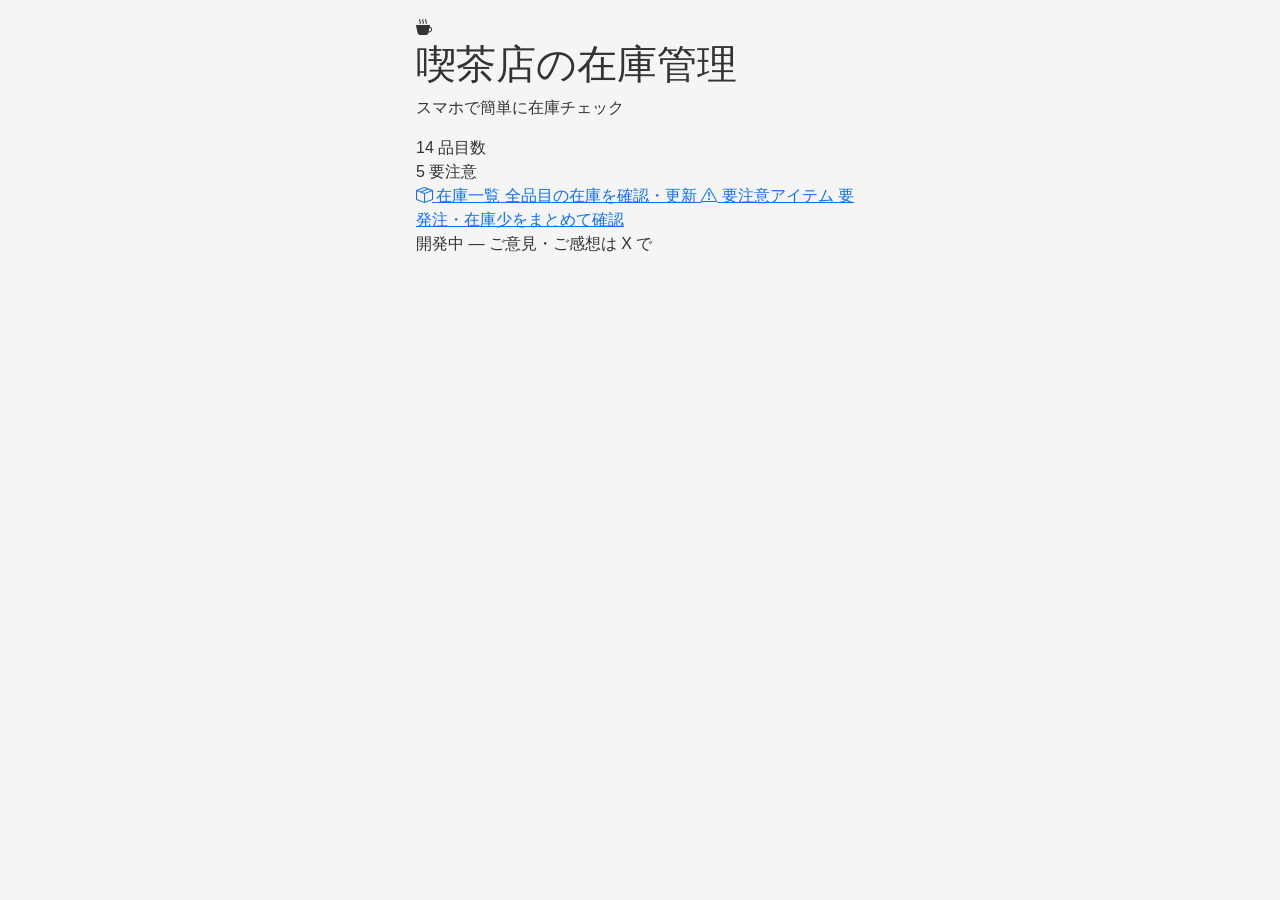
<file: docs/index.html>
<!DOCTYPE html>
<html lang="ja">
<head>
    <meta charset="UTF-8">
    <meta name="viewport" content="width=device-width, initial-scale=1.0, viewport-fit=cover">
    <title>喫茶店の在庫管理</title>

    <!-- OGP / Twitter Card -->
    <meta property="og:title" content="喫茶店の在庫管理アプリ">
    <meta property="og:description" content="老舗喫茶店の在庫をスマホで誰でも簡単に管理。在庫切れ・発注タイミングを逃さない。">
    <meta property="og:type" content="website">
    <meta name="twitter:card" content="summary_large_image">
    <meta name="twitter:title" content="喫茶店の在庫管理アプリ">
    <meta name="twitter:description" content="老舗喫茶店の在庫をスマホで誰でも簡単に管理。在庫切れ・発注タイミングを逃さない。">

    <!-- モバイル最適化 -->
    <meta name="theme-color" content="#f5f5f5">
    <meta name="apple-mobile-web-app-capable" content="yes">
    <meta name="apple-mobile-web-app-status-bar-style" content="default">

    <link href="https://cdn.jsdelivr.net/npm/bootstrap@5.3.0/dist/css/bootstrap.min.css" rel="stylesheet">
    <link href="https://cdn.jsdelivr.net/npm/bootstrap-icons@1.10.0/font/bootstrap-icons.css" rel="stylesheet">
    <link href="css/style.css" rel="stylesheet">
</head>
<body>
    <div class="container app-container top-page">
        <!-- ロゴ・タイトル -->
        <div class="top-hero">
            <div class="top-icon"><i class="bi bi-cup-hot-fill"></i></div>
            <h1 class="top-title">喫茶店の在庫管理</h1>
            <p class="top-subtitle">スマホで簡単に在庫チェック</p>
        </div>

        <!-- サマリー -->
        <div class="top-summary" id="top-summary">
            <div class="top-summary-item">
                <span class="top-summary-number" id="sum-total">--</span>
                <span class="top-summary-label">品目数</span>
            </div>
            <div class="top-summary-item top-summary-warn">
                <span class="top-summary-number" id="sum-alert">--</span>
                <span class="top-summary-label">要注意</span>
            </div>
        </div>

        <!-- メニューボタン -->
        <div class="top-menu">
            <a href="inventory.html" class="top-menu-card">
                <i class="bi bi-box-seam"></i>
                <span class="top-menu-label">在庫一覧</span>
                <span class="top-menu-desc">全品目の在庫を確認・更新</span>
            </a>
            <a href="alerts.html" class="top-menu-card top-menu-alert">
                <i class="bi bi-exclamation-triangle"></i>
                <span class="top-menu-label">要注意アイテム</span>
                <span class="top-menu-desc">要発注・在庫少をまとめて確認</span>
            </a>
        </div>

        <!-- フッター -->
        <p class="top-footer">開発中 — ご意見・ご感想は X で</p>
    </div>

    <script src="js/app.js"></script>
    <script>
        const items = loadItems();
        const summary = calcSummary(items);
        document.getElementById('sum-total').textContent = summary.total;
        document.getElementById('sum-alert').textContent = summary.lowCount;
    </script>
</body>
</html>
</file>
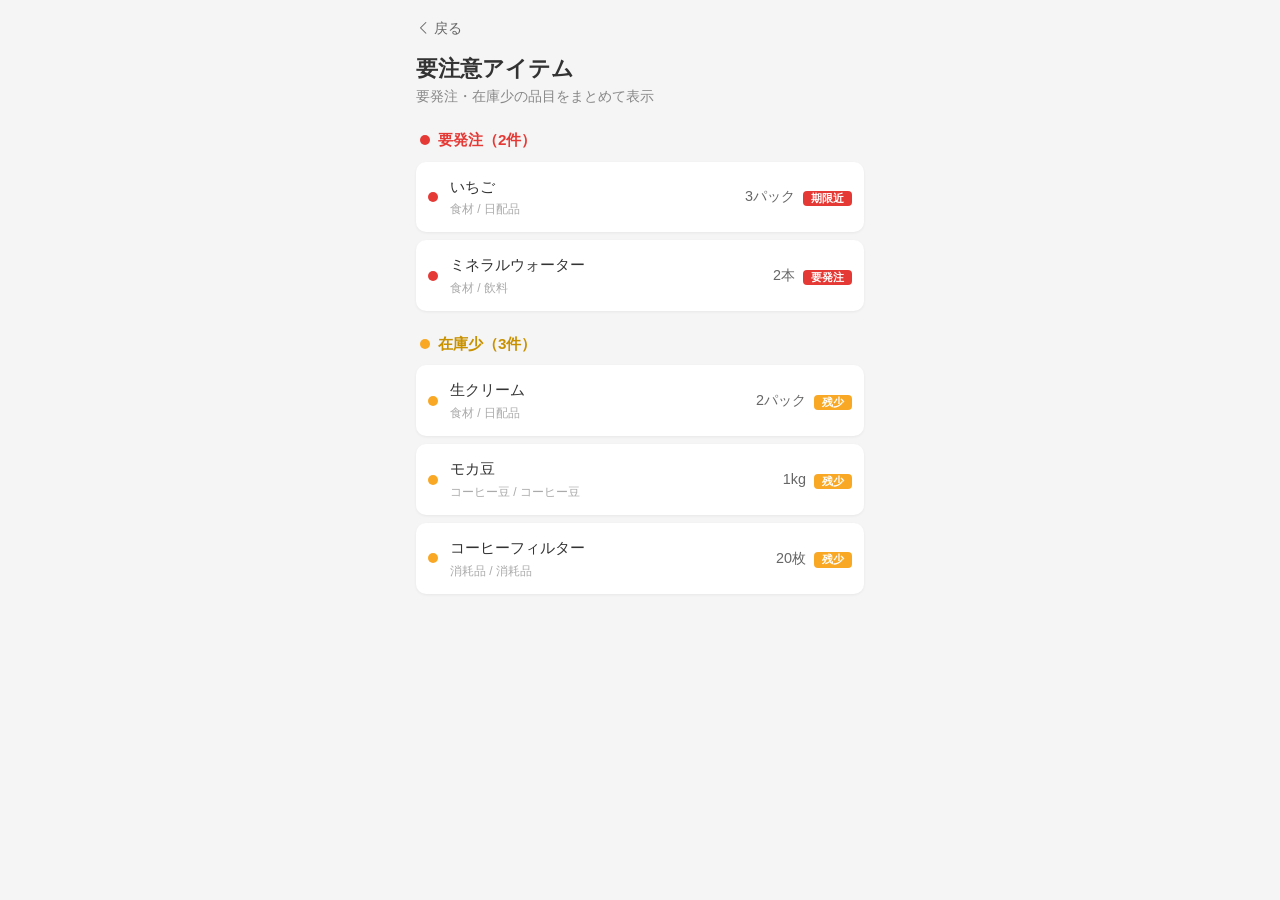
<file: docs/alerts.html>
<!DOCTYPE html>
<html lang="ja">
<head>
    <meta charset="UTF-8">
    <meta name="viewport" content="width=device-width, initial-scale=1.0, viewport-fit=cover">
    <title>アラート一覧 - 在庫管理</title>
    <meta name="theme-color" content="#f5f5f5">
    <meta name="apple-mobile-web-app-capable" content="yes">
    <link href="https://cdn.jsdelivr.net/npm/bootstrap@5.3.0/dist/css/bootstrap.min.css" rel="stylesheet">
    <link href="https://cdn.jsdelivr.net/npm/bootstrap-icons@1.10.0/font/bootstrap-icons.css" rel="stylesheet">
    <link href="css/style.css" rel="stylesheet">
</head>
<body>
    <div class="container app-container">
        <!-- ヘッダー（戻るボタン付き） -->
        <header class="detail-header">
            <a href="index.html" class="back-link"><i class="bi bi-chevron-left"></i> 戻る</a>
        </header>

        <h1 class="alert-page-title">要注意アイテム</h1>
        <p class="alert-page-subtitle">要発注・在庫少の品目をまとめて表示</p>

        <!-- 要発注セクション -->
        <section class="alert-section">
            <h2 class="alert-section-title section-title-red" id="order-title">
                <span class="status-dot dot-red"></span>要発注（0件）
            </h2>
            <ul class="inventory-list" id="order-list"></ul>
        </section>

        <!-- 在庫少セクション -->
        <section class="alert-section">
            <h2 class="alert-section-title section-title-yellow" id="low-title">
                <span class="status-dot dot-yellow"></span>在庫少（0件）
            </h2>
            <ul class="inventory-list" id="low-list"></ul>
        </section>
    </div>

    <script src="https://cdn.jsdelivr.net/npm/bootstrap@5.3.0/dist/js/bootstrap.bundle.min.js"></script>
    <script src="js/app.js"></script>
    <script>
        const items = loadItems();
        const orderItems = items.filter(i => i.badge === '要発注' || i.badge === '期限近');
        const lowItems = items.filter(i => i.badge === '残少');

        document.getElementById('order-title').innerHTML =
            '<span class="status-dot dot-red"></span>要発注（' + orderItems.length + '件）';
        document.getElementById('low-title').innerHTML =
            '<span class="status-dot dot-yellow"></span>在庫少（' + lowItems.length + '件）';

        function renderAlertList(listEl, arr, dotColor) {
            arr.forEach(item => {
                const li = document.createElement('li');
                li.className = 'inventory-item';
                li.onclick = () => location.href = 'detail.html?item=' + encodeURIComponent(item.name);
                li.innerHTML = `
                    <div class="item-status">
                        <span class="status-dot dot-${dotColor}"></span>
                    </div>
                    <div class="item-info">
                        <span class="item-name">${item.name}</span>
                        <span class="item-sub">${item.category} / ${item.group}</span>
                    </div>
                    <div class="item-qty">${item.qty}${item.unit}</div>
                    <div class="item-badge">
                        <span class="badge ${item.badgeClass}">${item.badge}</span>
                    </div>
                `;
                listEl.appendChild(li);
            });
        }

        renderAlertList(document.getElementById('order-list'), orderItems, 'red');
        renderAlertList(document.getElementById('low-list'), lowItems, 'yellow');
    </script>
</body>
</html>
</file>
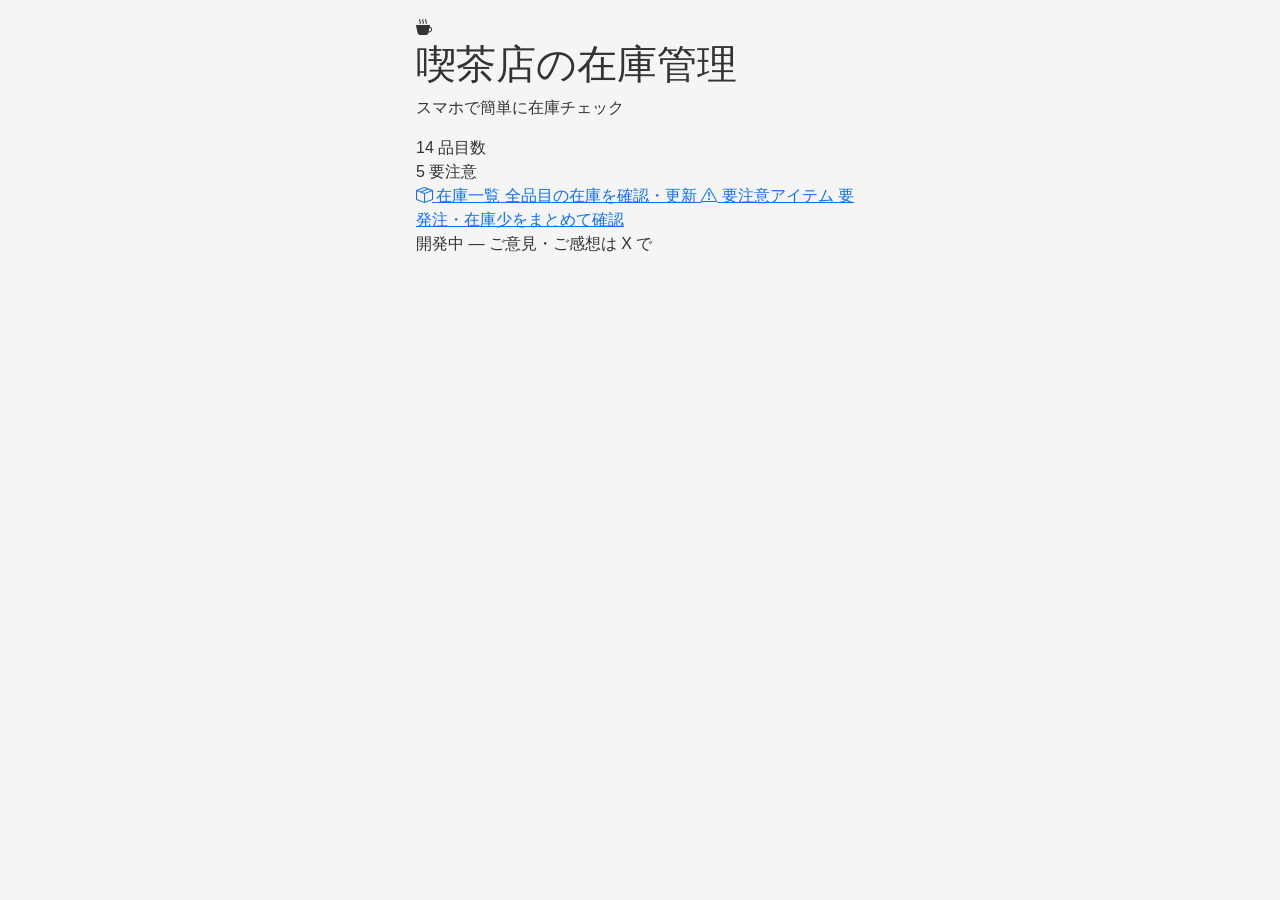
<file: docs/detail.html>
<!DOCTYPE html>
<html lang="ja">
<head>
    <meta charset="UTF-8">
    <meta name="viewport" content="width=device-width, initial-scale=1.0, viewport-fit=cover">
    <title>品目詳細 - 在庫管理</title>
    <meta name="theme-color" content="#f5f5f5">
    <meta name="apple-mobile-web-app-capable" content="yes">
    <link href="https://cdn.jsdelivr.net/npm/bootstrap@5.3.0/dist/css/bootstrap.min.css" rel="stylesheet">
    <link href="https://cdn.jsdelivr.net/npm/bootstrap-icons@1.10.0/font/bootstrap-icons.css" rel="stylesheet">
    <link href="css/style.css" rel="stylesheet">
</head>
<body>
    <div class="container app-container">
        <!-- ヘッダー（戻るボタン付き） -->
        <header class="detail-header">
            <a href="index.html" class="back-link"><i class="bi bi-chevron-left"></i> 戻る</a>
        </header>

        <!-- 品目名・カテゴリ -->
        <div class="detail-title-section">
            <h1 class="detail-item-name" id="item-name">---</h1>
            <p class="detail-category" id="item-category">---</p>
        </div>

        <!-- 数量コントロール -->
        <div class="qty-control">
            <button class="qty-btn qty-minus" id="btn-minus">－</button>
            <div class="qty-display">
                <span class="qty-number" id="qty-number">0</span>
                <span class="qty-unit" id="qty-unit">個</span>
            </div>
            <button class="qty-btn qty-plus" id="btn-plus">＋</button>
        </div>

        <!-- 詳細情報 -->
        <div class="detail-info-list">
            <div class="detail-info-row">
                <span class="detail-info-label">入庫日</span>
                <span class="detail-info-value" id="info-stocked">---</span>
            </div>
            <div class="detail-info-row">
                <span class="detail-info-label">最低在庫</span>
                <span class="detail-info-value" id="info-minstock">---</span>
            </div>
            <div class="detail-info-row">
                <span class="detail-info-label">消費期限の目安</span>
                <span class="detail-info-value" id="info-expiry">---</span>
            </div>
            <div class="detail-info-row">
                <span class="detail-info-label">発注グループ</span>
                <span class="detail-info-value" id="info-group">---</span>
            </div>
            <div class="detail-info-row">
                <span class="detail-info-label">入庫者</span>
                <span class="detail-info-value" id="info-stockedby">---</span>
            </div>
            <div class="detail-info-row">
                <span class="detail-info-label">最終更新</span>
                <span class="detail-info-value" id="info-updated">---</span>
            </div>
        </div>

        <!-- 更新者の選択 -->
        <div class="staff-select-section">
            <label class="staff-select-label">更新者を選択</label>
            <div class="staff-select-buttons" id="staff-buttons"></div>
        </div>

        <!-- ボタン -->
        <div class="detail-actions">
            <a href="index.html" class="btn-cancel">キャンセル</a>
            <button class="btn-save" id="btn-save">保存する</button>
        </div>
    </div>

    <script src="https://cdn.jsdelivr.net/npm/bootstrap@5.3.0/dist/js/bootstrap.bundle.min.js"></script>
    <script src="js/app.js"></script>
    <script>
        // URLパラメータから品目名を取得
        const params = new URLSearchParams(window.location.search);
        const itemName = params.get('item');
        const item = itemName ? getItem(itemName) : null;

        if (!item) {
            alert('品目が見つかりません');
            window.location.href = 'index.html';
        }

        // 画面にデータを表示
        document.getElementById('item-name').textContent = item.name;
        document.getElementById('item-category').textContent = item.category + ' / ' + item.group;
        document.getElementById('qty-number').textContent = item.qty;
        document.getElementById('qty-unit').textContent = item.unit;
        document.getElementById('info-stocked').textContent = item.stocked;
        document.getElementById('info-minstock').textContent = item.minStock + item.unit;
        document.getElementById('info-expiry').textContent = item.expiry;
        document.getElementById('info-group').textContent = item.group;
        document.getElementById('info-updated').textContent = item.lastUpdated || '---';
        document.getElementById('info-stockedby').textContent = item.stockedBy || '---';
        document.title = item.name + ' - 在庫管理';

        // 更新者ボタンを生成
        let selectedStaff = item.stockedBy || STAFF_LIST[0];
        const staffContainer = document.getElementById('staff-buttons');
        STAFF_LIST.forEach(name => {
            const btn = document.createElement('button');
            btn.className = 'staff-btn' + (name === selectedStaff ? ' active' : '');
            btn.textContent = name;
            btn.addEventListener('click', function () {
                staffContainer.querySelectorAll('.staff-btn').forEach(b => b.classList.remove('active'));
                this.classList.add('active');
                selectedStaff = name;
            });
            staffContainer.appendChild(btn);
        });

        // 数量の増減
        const qtyNumber = document.getElementById('qty-number');
        let qty = item.qty;

        document.getElementById('btn-minus').addEventListener('click', function () {
            if (qty > 0) {
                qty--;
                qtyNumber.textContent = qty;
            }
        });

        document.getElementById('btn-plus').addEventListener('click', function () {
            qty++;
            qtyNumber.textContent = qty;
        });

        // 保存ボタン → localStorageに書き込み
        document.getElementById('btn-save').addEventListener('click', function () {
            const now = new Date();
            const timeStr = now.getMonth() + 1 + '/' + now.getDate() + ' ' +
                            now.getHours() + ':' + String(now.getMinutes()).padStart(2, '0');
            updateItem(item.name, { qty: qty, stockedBy: selectedStaff, lastUpdated: timeStr + ' ' + selectedStaff });
            window.location.href = 'index.html';
        });
    </script>
</body>
</html>
</file>
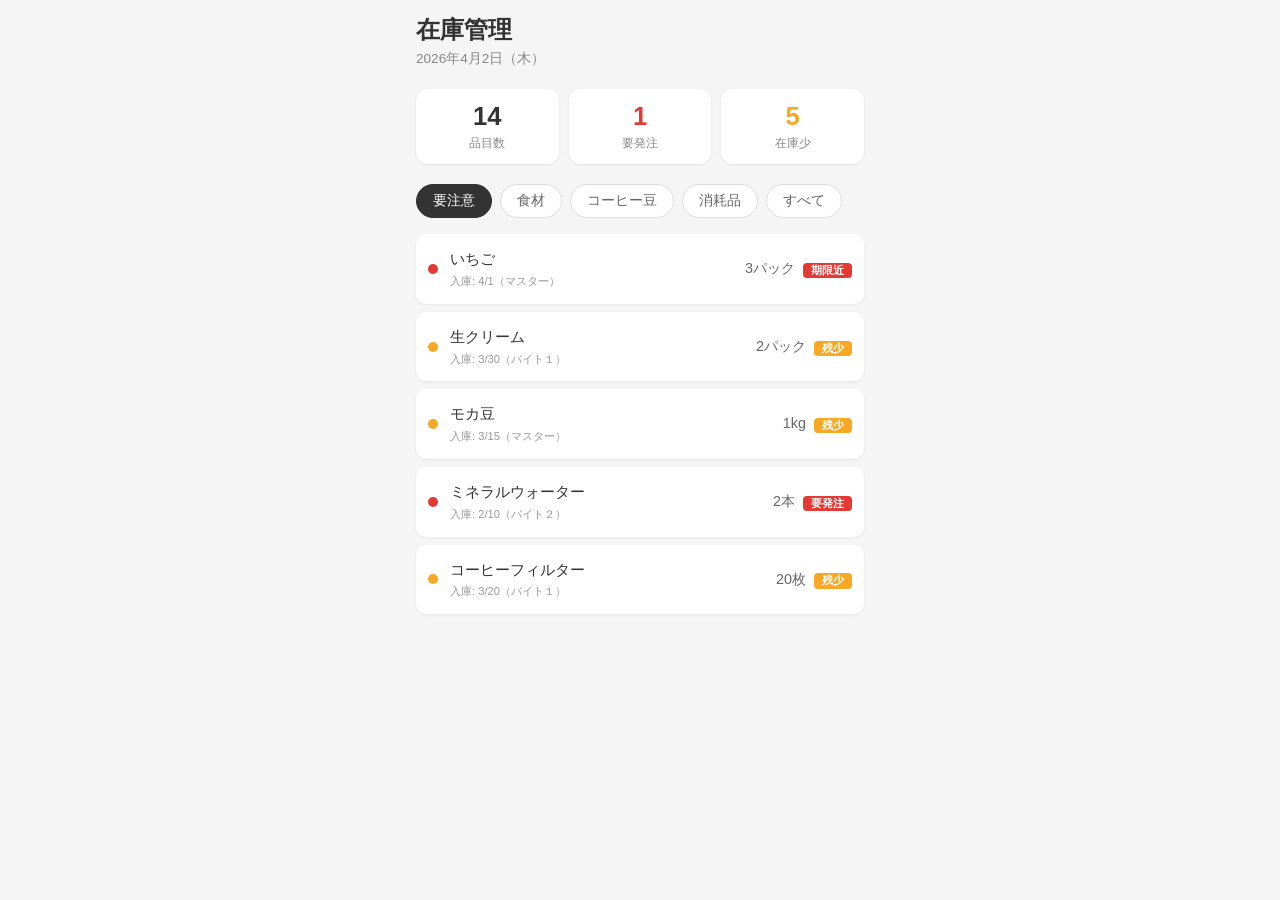
<file: docs/inventory.html>
<!DOCTYPE html>
<html lang="ja">
<head>
    <meta charset="UTF-8">
    <meta name="viewport" content="width=device-width, initial-scale=1.0, viewport-fit=cover">
    <title>在庫管理 - 喫茶店</title>

    <!-- OGP / Twitter Card -->
    <meta property="og:title" content="喫茶店の在庫管理アプリ">
    <meta property="og:description" content="老舗喫茶店の在庫をスマホで誰でも簡単に管理。在庫切れ・発注タイミングを逃さない。">
    <meta property="og:type" content="website">
    <meta name="twitter:card" content="summary_large_image">
    <meta name="twitter:title" content="喫茶店の在庫管理アプリ">
    <meta name="twitter:description" content="老舗喫茶店の在庫をスマホで誰でも簡単に管理。在庫切れ・発注タイミングを逃さない。">

    <!-- モバイル最適化 -->
    <meta name="theme-color" content="#f5f5f5">
    <meta name="apple-mobile-web-app-capable" content="yes">
    <meta name="apple-mobile-web-app-status-bar-style" content="default">

    <link href="https://cdn.jsdelivr.net/npm/bootstrap@5.3.0/dist/css/bootstrap.min.css" rel="stylesheet">
    <link href="https://cdn.jsdelivr.net/npm/bootstrap-icons@1.10.0/font/bootstrap-icons.css" rel="stylesheet">
    <link href="css/style.css" rel="stylesheet">
</head>
<body>
    <div class="container app-container">
        <!-- ヘッダー -->
        <header class="app-header">
            <h1 class="app-title">在庫管理</h1>
            <p class="app-date">2026年4月2日（木）</p>
        </header>

        <!-- サマリーカード -->
        <div class="summary-cards">
            <div class="summary-card summary-total">
                <div class="summary-number">14</div>
                <div class="summary-label">品目数</div>
            </div>
            <a href="alerts.html" class="summary-card summary-order">
                <div class="summary-number">2</div>
                <div class="summary-label">要発注</div>
            </a>
            <a href="alerts.html" class="summary-card summary-low">
                <div class="summary-number">3</div>
                <div class="summary-label">在庫少</div>
            </a>
        </div>

        <!-- フィルタータブ -->
        <div class="filter-tabs">
            <button class="filter-btn active" data-filter="要注意">要注意</button>
            <button class="filter-btn" data-filter="食材">食材</button>
            <button class="filter-btn" data-filter="コーヒー豆">コーヒー豆</button>
            <button class="filter-btn" data-filter="消耗品">消耗品</button>
            <button class="filter-btn" data-filter="all">すべて</button>
        </div>

        <!-- 在庫一覧（JSで動的生成） -->
        <ul class="inventory-list" id="inventory-list"></ul>
    </div>

    <script src="https://cdn.jsdelivr.net/npm/bootstrap@5.3.0/dist/js/bootstrap.bundle.min.js"></script>
    <script src="js/app.js"></script>
    <script>
        // データ読み込み・描画
        function render(filter) {
            const items = loadItems();
            const summary = calcSummary(items);

            // サマリー更新
            document.querySelector('.summary-total .summary-number').textContent = summary.total;
            document.querySelector('.summary-order .summary-number').textContent = summary.orderCount;
            document.querySelector('.summary-low .summary-number').textContent = summary.lowCount;

            // 一覧を要注意優先でソート
            const alertItems = items.filter(i => i.alert === '要注意');
            const normalItems = items.filter(i => i.alert !== '要注意');
            const sorted = [...alertItems, ...normalItems];

            const list = document.getElementById('inventory-list');
            list.innerHTML = '';

            sorted.forEach(item => {
                const li = document.createElement('li');
                li.className = 'inventory-item';
                li.dataset.category = item.category;
                li.dataset.alert = item.alert;
                li.onclick = () => location.href = 'detail.html?item=' + encodeURIComponent(item.name);

                li.innerHTML = `
                    <div class="item-status">
                        <span class="status-dot dot-${item.dot}"></span>
                    </div>
                    <div class="item-info">
                        <span class="item-name">${item.name}</span>
                        <span class="item-date">入庫: ${item.stocked}（${item.stockedBy || '---'}）</span>
                    </div>
                    <div class="item-qty">${item.qty}${item.unit}</div>
                    <div class="item-badge">
                        ${item.badge ? `<span class="badge ${item.badgeClass}">${item.badge}</span>` : ''}
                    </div>
                `;

                // フィルター適用
                if (filter === 'all') {
                    li.style.display = '';
                } else if (filter === '要注意') {
                    li.style.display = item.alert === '要注意' ? '' : 'none';
                } else {
                    li.style.display = item.category === filter ? '' : 'none';
                }

                list.appendChild(li);
            });
        }

        // 初期描画（要注意がデフォルト）
        render('要注意');

        // フィルタータブ
        document.querySelectorAll('.filter-btn').forEach(btn => {
            btn.addEventListener('click', function () {
                document.querySelectorAll('.filter-btn').forEach(b => b.classList.remove('active'));
                this.classList.add('active');
                render(this.dataset.filter);
            });
        });
    </script>
</body>
</html>
</file>
<file: docs/css/style.css>
/* ========================================
   喫茶店 在庫管理アプリ - スタイルシート
   ======================================== */

/* 全体 */
* {
    box-sizing: border-box;
    -webkit-tap-highlight-color: transparent;
}

body {
    background-color: #f5f5f5;
    font-family: -apple-system, BlinkMacSystemFont, "Hiragino Sans", "Hiragino Kaku Gothic ProN", "Noto Sans JP", sans-serif;
    color: #333;
    margin: 0;
    padding: 0;
    padding: env(safe-area-inset-top) env(safe-area-inset-right) env(safe-area-inset-bottom) env(safe-area-inset-left);
    -webkit-font-smoothing: antialiased;
    -moz-osx-font-smoothing: grayscale;
}

.app-container {
    max-width: 480px;
    margin: 0 auto;
    padding: 16px;
    padding-bottom: calc(32px + env(safe-area-inset-bottom));
}

/* ヘッダー */
.app-header {
    margin-bottom: 20px;
}

.app-title {
    font-size: 1.5rem;
    font-weight: 700;
    margin: 0;
}

.app-date {
    font-size: 0.85rem;
    color: #888;
    margin: 4px 0 0 0;
}

/* サマリーカード */
.summary-cards {
    display: flex;
    gap: 10px;
    margin-bottom: 20px;
}

.summary-card {
    flex: 1;
    text-align: center;
    padding: 12px 8px;
    border-radius: 12px;
    background: #fff;
    box-shadow: 0 1px 3px rgba(0, 0, 0, 0.08);
    text-decoration: none;
    color: inherit;
}

.summary-number {
    font-size: 1.6rem;
    font-weight: 700;
    line-height: 1.2;
}

.summary-label {
    font-size: 0.75rem;
    color: #888;
    margin-top: 2px;
}

.summary-total .summary-number {
    color: #333;
}

.summary-order .summary-number {
    color: #e53935;
}

.summary-low .summary-number {
    color: #f9a825;
}

/* フィルタータブ */
.filter-tabs {
    display: flex;
    gap: 8px;
    margin-bottom: 16px;
    overflow-x: auto;
    -webkit-overflow-scrolling: touch;
}

.filter-btn {
    flex-shrink: 0;
    padding: 6px 16px;
    border: 1px solid #ddd;
    border-radius: 20px;
    background: #fff;
    font-size: 0.85rem;
    color: #666;
    cursor: pointer;
    transition: all 0.2s;
    white-space: nowrap;
}

@media (hover: hover) {
    .filter-btn:hover {
        border-color: #aaa;
    }
}

.filter-btn.active {
    background: #333;
    color: #fff;
    border-color: #333;
}

/* 在庫一覧 */
.inventory-list {
    list-style: none;
    padding: 0;
    margin: 0;
}

.inventory-item {
    display: flex;
    align-items: center;
    padding: 14px 12px;
    background: #fff;
    border-radius: 10px;
    margin-bottom: 8px;
    box-shadow: 0 1px 3px rgba(0, 0, 0, 0.06);
    cursor: pointer;
    transition: background 0.15s;
}

@media (hover: hover) {
    .inventory-item:hover {
        background: #fafafa;
    }
}

.inventory-item:active {
    background: #f0f0f0;
}

/* ステータスドット */
.item-status {
    margin-right: 12px;
    flex-shrink: 0;
}

.status-dot {
    display: inline-block;
    width: 10px;
    height: 10px;
    border-radius: 50%;
}

.dot-green {
    background-color: #4caf50;
}

.dot-yellow {
    background-color: #f9a825;
}

.dot-red {
    background-color: #e53935;
}

/* 品目情報 */
.item-info {
    flex: 1;
    min-width: 0;
}

.item-name {
    font-size: 0.95rem;
    font-weight: 500;
    display: block;
}

.item-date {
    font-size: 0.7rem;
    color: #999;
    display: block;
    margin-top: 2px;
}

/* 数量 */
.item-qty {
    font-size: 0.9rem;
    color: #666;
    margin-left: 8px;
    white-space: nowrap;
}

/* バッジ */
.item-badge {
    margin-left: 8px;
    flex-shrink: 0;
}

.badge {
    display: inline-block;
    padding: 2px 8px;
    border-radius: 4px;
    font-size: 0.7rem;
    font-weight: 600;
    white-space: nowrap;
}

.badge-expiry {
    background-color: #e53935;
    color: #fff;
}

.badge-low {
    background-color: #f9a825;
    color: #fff;
}

/* ========================================
   画面2: 品目詳細・更新
   ======================================== */

/* ヘッダー（戻るボタン） */
.detail-header {
    margin-bottom: 16px;
}

.back-link {
    display: inline-flex;
    align-items: center;
    gap: 4px;
    font-size: 0.9rem;
    color: #666;
    text-decoration: none;
}

.back-link:active {
    color: #333;
}

/* 品目名 */
.detail-title-section {
    margin-bottom: 28px;
}

.detail-item-name {
    font-size: 1.5rem;
    font-weight: 700;
    margin: 0;
}

.detail-category {
    font-size: 0.85rem;
    color: #888;
    margin: 4px 0 0 0;
}

/* 数量コントロール */
.qty-control {
    display: flex;
    align-items: center;
    justify-content: center;
    gap: 24px;
    margin-bottom: 32px;
}

.qty-btn {
    width: 48px;
    height: 48px;
    border-radius: 50%;
    border: 2px solid #ddd;
    background: #fff;
    font-size: 1.3rem;
    color: #333;
    cursor: pointer;
    display: flex;
    align-items: center;
    justify-content: center;
    transition: all 0.15s;
    user-select: none;
    -webkit-user-select: none;
}

.qty-btn:active {
    background: #f0f0f0;
    border-color: #bbb;
}

.qty-display {
    text-align: center;
}

.qty-number {
    display: block;
    font-size: 2.5rem;
    font-weight: 700;
    line-height: 1;
}

.qty-unit {
    display: block;
    font-size: 0.85rem;
    color: #888;
    margin-top: 4px;
}

/* 詳細情報リスト */
.detail-info-list {
    background: #fff;
    border-radius: 12px;
    padding: 4px 0;
    margin-bottom: 32px;
    box-shadow: 0 1px 3px rgba(0, 0, 0, 0.06);
}

.detail-info-row {
    display: flex;
    justify-content: space-between;
    align-items: center;
    padding: 14px 16px;
    border-bottom: 1px solid #f0f0f0;
}

.detail-info-row:last-child {
    border-bottom: none;
}

.detail-info-label {
    font-size: 0.85rem;
    color: #888;
}

.detail-info-value {
    font-size: 0.9rem;
    font-weight: 500;
}

.value-warn {
    color: #e53935;
    font-weight: 600;
}

/* ボタン */
.detail-actions {
    display: flex;
    gap: 12px;
}

.btn-cancel {
    flex: 1;
    display: flex;
    align-items: center;
    justify-content: center;
    padding: 14px;
    border-radius: 12px;
    border: 1px solid #ddd;
    background: #fff;
    font-size: 0.95rem;
    color: #666;
    text-decoration: none;
    cursor: pointer;
    transition: background 0.15s;
}

.btn-cancel:active {
    background: #f0f0f0;
}

.btn-save {
    flex: 1;
    padding: 14px;
    border-radius: 12px;
    border: none;
    background: #4caf50;
    font-size: 0.95rem;
    font-weight: 600;
    color: #fff;
    cursor: pointer;
    transition: background 0.15s;
}

.btn-save:active {
    background: #388e3c;
}

/* ========================================
   画面3: アラート一覧
   ======================================== */

.alert-page-title {
    font-size: 1.4rem;
    font-weight: 700;
    margin: 0 0 4px 0;
}

.alert-page-subtitle {
    font-size: 0.85rem;
    color: #888;
    margin: 0 0 24px 0;
}

.alert-section {
    margin-bottom: 24px;
}

.alert-section-title {
    display: flex;
    align-items: center;
    gap: 8px;
    font-size: 0.95rem;
    font-weight: 600;
    margin: 0 0 12px 4px;
}

.section-title-red {
    color: #e53935;
}

.section-title-yellow {
    color: #c89100;
}

/* アラート一覧内のサブテキスト */
.item-sub {
    display: block;
    font-size: 0.75rem;
    color: #aaa;
    margin-top: 2px;
}

/* スタッフ選択 */
.staff-select-section {
    margin: 20px 0;
    padding: 16px;
    background: #fff;
    border-radius: 12px;
}

.staff-select-label {
    display: block;
    font-size: 0.85rem;
    font-weight: 600;
    color: #555;
    margin-bottom: 10px;
}

.staff-select-buttons {
    display: flex;
    gap: 8px;
}

.staff-btn {
    flex: 1;
    padding: 10px 8px;
    border: 2px solid #ddd;
    border-radius: 10px;
    background: #fff;
    font-size: 0.85rem;
    font-weight: 600;
    color: #666;
    cursor: pointer;
    transition: all 0.15s;
}

.staff-btn.active {
    border-color: #4a90d9;
    background: #eef4fb;
    color: #4a90d9;
}
</file>
